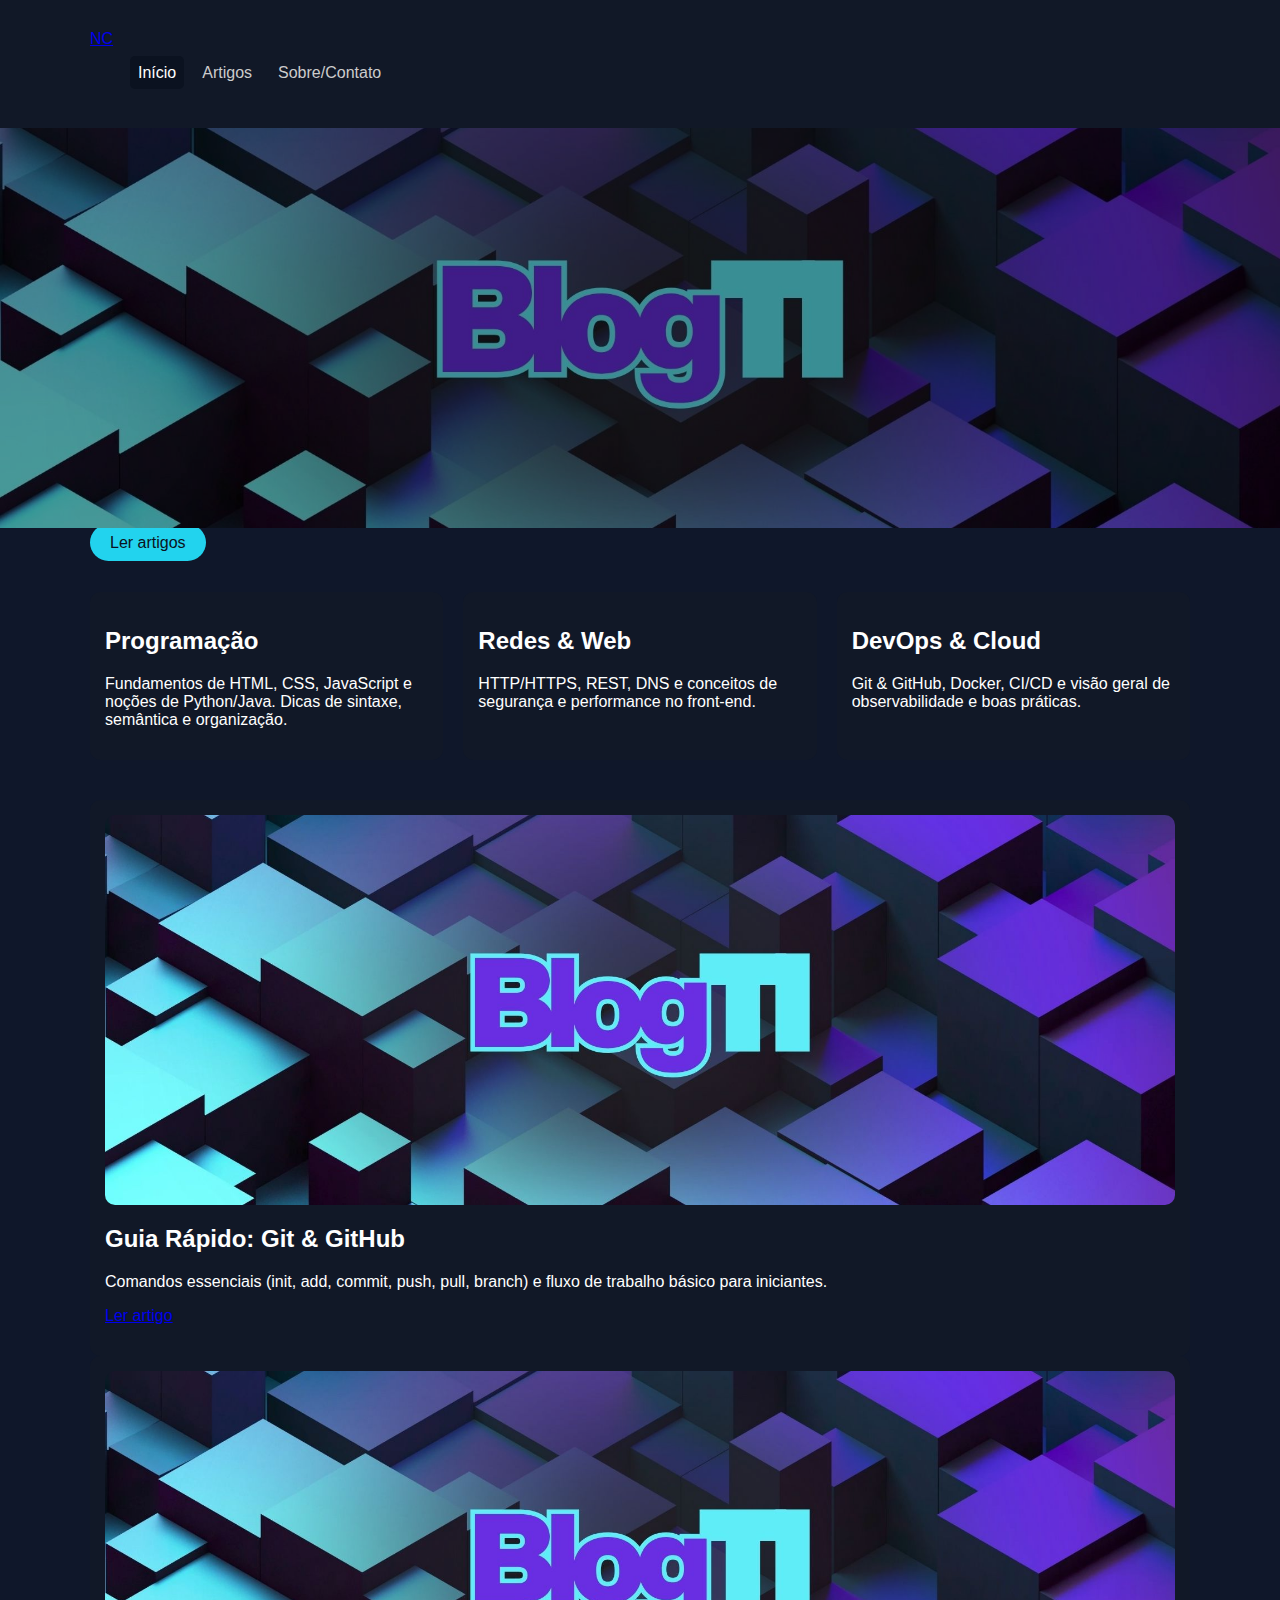
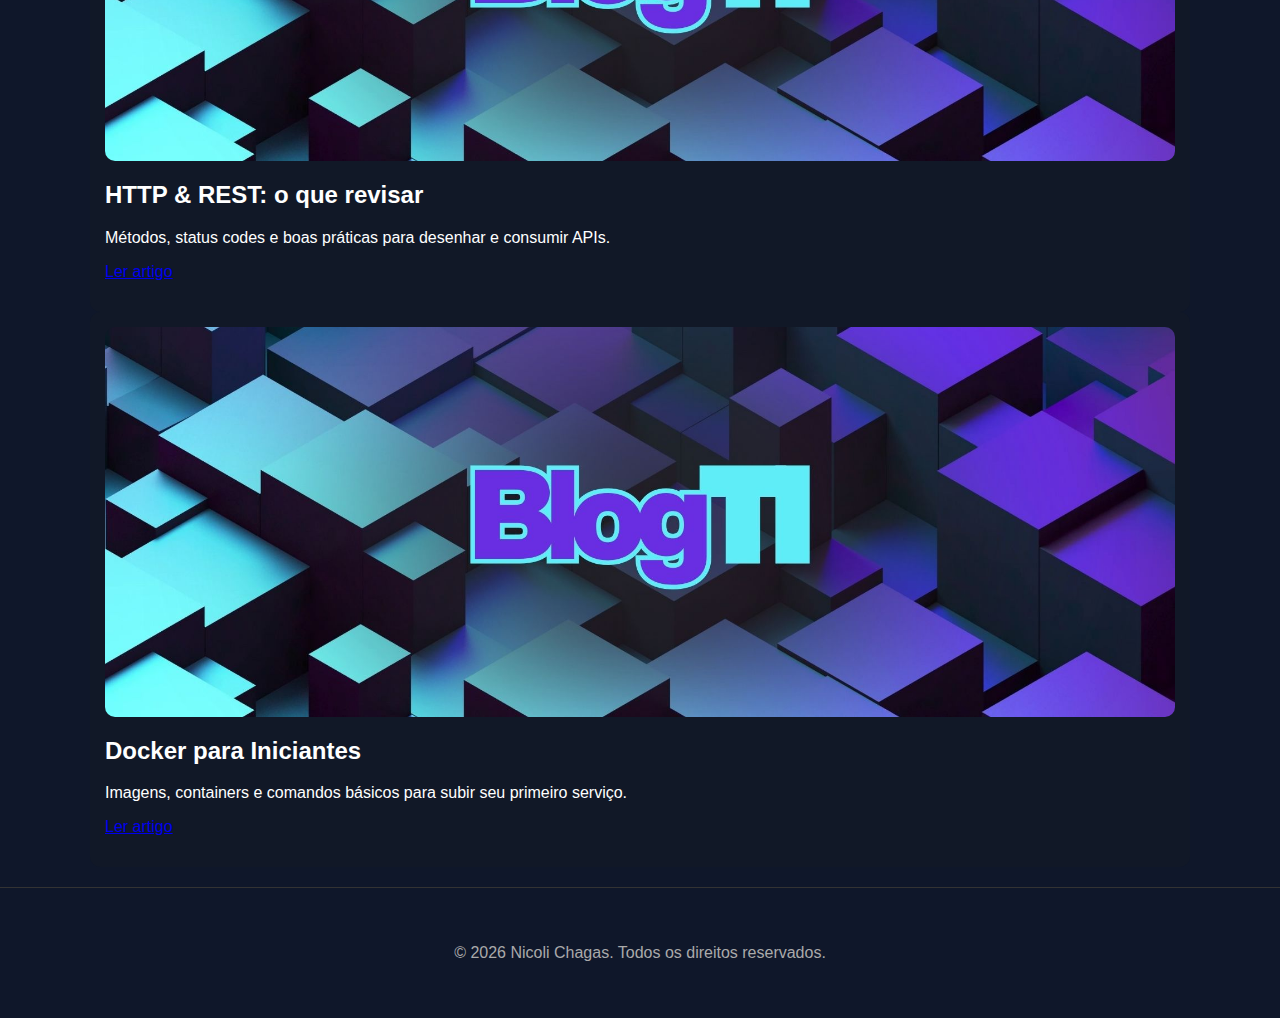
<file: index.html>
<!DOCTYPE html>
<html lang="pt-br">
<head>
  <meta charset="UTF-8" />
  <meta name="viewport" content="width=device-width, initial-scale=1.0" />
  <title>Blog de Estudos de TI | Nicoli Chagas</title>
  <meta name="description" content="Blog de estudos de TI com resumos, artigos e materiais de apoio." />
  <link rel="stylesheet" href="css/style.css" />
</head>
<body>
  <header class="site-header">
    <div class="container header-grid">
      <a class="logo" href="index.html">NC</a>
      <nav>
        <ul class="menu">
          <li><a class="ativo" href="index.html">Início</a></li>
          <li><a href="projetos.html">Artigos</a></li>
          <li><a href="sobre.html">Sobre/Contato</a></li>
        </ul>
      </nav>
    </div>
  </header>

  <main>
    <section class="hero">
      <img class="hero-img" src="img/hero.jpg" alt="Imagem representativa do blog de TI" />
      <div class="hero-text container">
        <h1>Bem-vinda(o) ao <span>Blog de Estudos de TI</span>.</h1>
        <p>Resumos objetivos, mapas mentais e guias práticos sobre programação, redes, DevOps, cloud e boas práticas. Conteúdo direto ao ponto para aprender e revisar.</p>
        <a class="botao" href="projetos.html">Ler artigos</a>
      </div>
    </section>

    <section class="container grid-3" aria-label="Categorias">
      <article class="card">
        <h2>Programação</h2>
        <p>Fundamentos de HTML, CSS, JavaScript e noções de Python/Java. Dicas de sintaxe, semântica e organização.</p>
      </article>
      <article class="card">
        <h2>Redes & Web</h2>
        <p>HTTP/HTTPS, REST, DNS e conceitos de segurança e performance no front-end.</p>
      </article>
      <article class="card">
        <h2>DevOps & Cloud</h2>
        <p>Git & GitHub, Docker, CI/CD e visão geral de observabilidade e boas práticas.</p>
      </article>
    </section>

    <section class="container" aria-label="Posts recentes">
      <div class="cards-grid">
        <article class="card projeto">
          <img src="img/hero.jpg" alt="Capa do artigo sobre Git e GitHub" />
          <div class="card-body">
            <h2>Guia Rápido: Git & GitHub</h2>
            <p>Comandos essenciais (init, add, commit, push, pull, branch) e fluxo de trabalho básico para iniciantes.</p>
            <p><a class="link" href="projetos.html#git">Ler artigo</a></p>
          </div>
        </article>
        <article class="card projeto">
          <img src="img/hero.jpg" alt="Capa do artigo sobre HTTP e REST" />
          <div class="card-body">
            <h2>HTTP & REST: o que revisar</h2>
            <p>Métodos, status codes e boas práticas para desenhar e consumir APIs.</p>
            <p><a class="link" href="projetos.html#http">Ler artigo</a></p>
          </div>
        </article>
        <article class="card projeto">
          <img src="img/hero.jpg" alt="Capa do artigo sobre Docker" />
          <div class="card-body">
            <h2>Docker para Iniciantes</h2>
            <p>Imagens, containers e comandos básicos para subir seu primeiro serviço.</p>
            <p><a class="link" href="projetos.html#docker">Ler artigo</a></p>
          </div>
        </article>
      </div>
    </section>
  </main>

  <footer class="site-footer">
    <div class="container">
      <p>© <span id="ano"></span> Nicoli Chagas. Todos os direitos reservados.</p>
    </div>
  </footer>

  <script>document.getElementById('ano').textContent = new Date().getFullYear();</script>
</body>
</html>
</file>
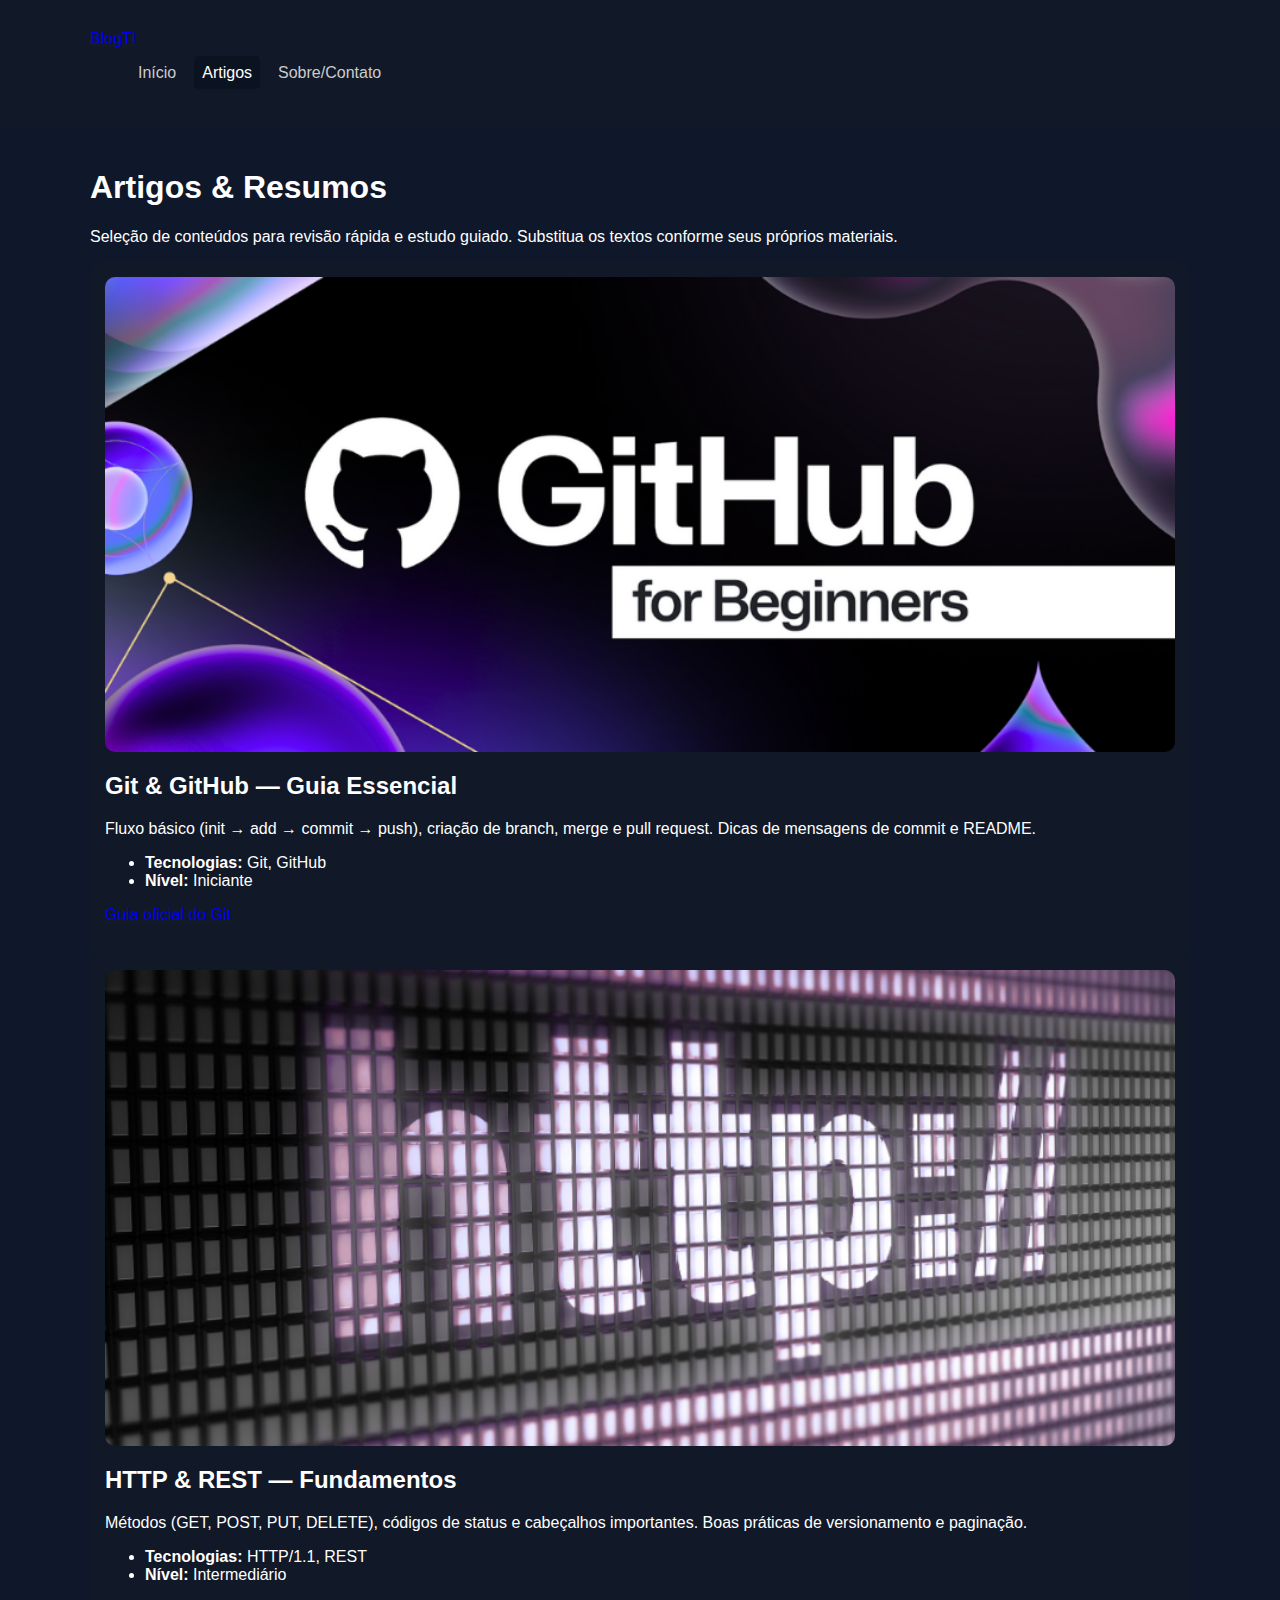
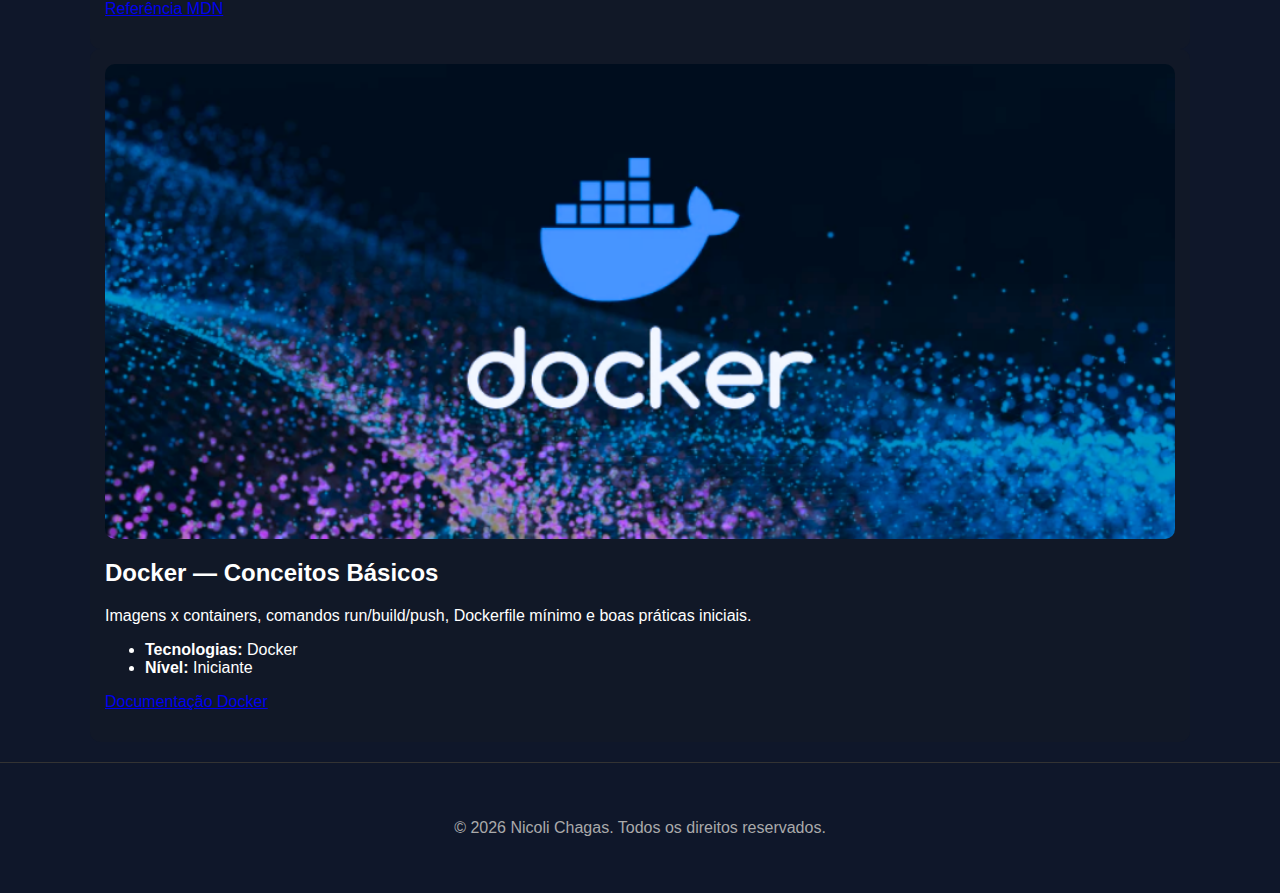
<file: projetos.html>
<!DOCTYPE html>
<html lang="pt-br">
<head>
  <meta charset="UTF-8" />
  <meta name="viewport" content="width=device-width, initial-scale=1.0" />
  <title>Artigos | Blog de Estudos de TI</title>
  <meta name="description" content="Artigos e resumos de TI com links úteis e imagens ilustrativas." />
  <link rel="stylesheet" href="css/style.css" />
</head>
<body>
  <header class="site-header">
    <div class="container header-grid">
      <a class="logo" href="index.html">BlogTI</a>
      <nav>
        <ul class="menu">
          <li><a href="index.html">Início</a></li>
          <li><a class="ativo" href="projetos.html">Artigos</a></li>
          <li><a href="sobre.html">Sobre/Contato</a></li>
        </ul>
      </nav>
    </div>
  </header>

  <main class="container">
    <h1 id="titulo-projetos">Artigos & Resumos</h1>
    <p class="intro">Seleção de conteúdos para revisão rápida e estudo guiado. Substitua os textos conforme seus próprios materiais.</p>

    <section class="cards-grid">
      <article class="card projeto" id="git">
        <img src="img/git.jpg" alt="Imagem de Git e GitHub" />
        <div class="card-body">
          <h2>Git & GitHub — Guia Essencial</h2>
          <p>Fluxo básico (init → add → commit → push), criação de branch, merge e pull request. Dicas de mensagens de commit e README.</p>
          <ul class="meta">
            <li><strong>Tecnologias:</strong> Git, GitHub</li>
            <li><strong>Nível:</strong> Iniciante</li>
          </ul>
          <p><a class="link" href="https://git-scm.com/doc">Guia oficial do Git</a></p>
        </div>
      </article>
      <article class="card projeto" id="http">
        <img src="img/http.jpg" alt="Imagem HTTP e REST" />
        <div class="card-body">
          <h2>HTTP & REST — Fundamentos</h2>
          <p>Métodos (GET, POST, PUT, DELETE), códigos de status e cabeçalhos importantes. Boas práticas de versionamento e paginação.</p>
          <ul class="meta">
            <li><strong>Tecnologias:</strong> HTTP/1.1, REST</li>
            <li><strong>Nível:</strong> Intermediário</li>
          </ul>
          <p><a class="link" href="https://developer.mozilla.org/pt-BR/docs/Web/HTTP">Referência MDN</a></p>
        </div>
      </article>
      <article class="card projeto" id="docker">
        <img src="img/docker.jpg" alt="Imagem Docker" />
        <div class="card-body">
          <h2>Docker — Conceitos Básicos</h2>
          <p>Imagens x containers, comandos run/build/push, Dockerfile mínimo e boas práticas iniciais.</p>
          <ul class="meta">
            <li><strong>Tecnologias:</strong> Docker</li>
            <li><strong>Nível:</strong> Iniciante</li>
          </ul>
          <p><a class="link" href="https://docs.docker.com/">Documentação Docker</a></p>
        </div>
      </article>
    </section>
  </main>

  <footer class="site-footer">
    <div class="container">
      <p>© <span id="ano"></span> Nicoli Chagas. Todos os direitos reservados.</p>
    </div>
  </footer>

  <script>document.getElementById('ano').textContent = new Date().getFullYear();</script>
</body>
</html>
</file>
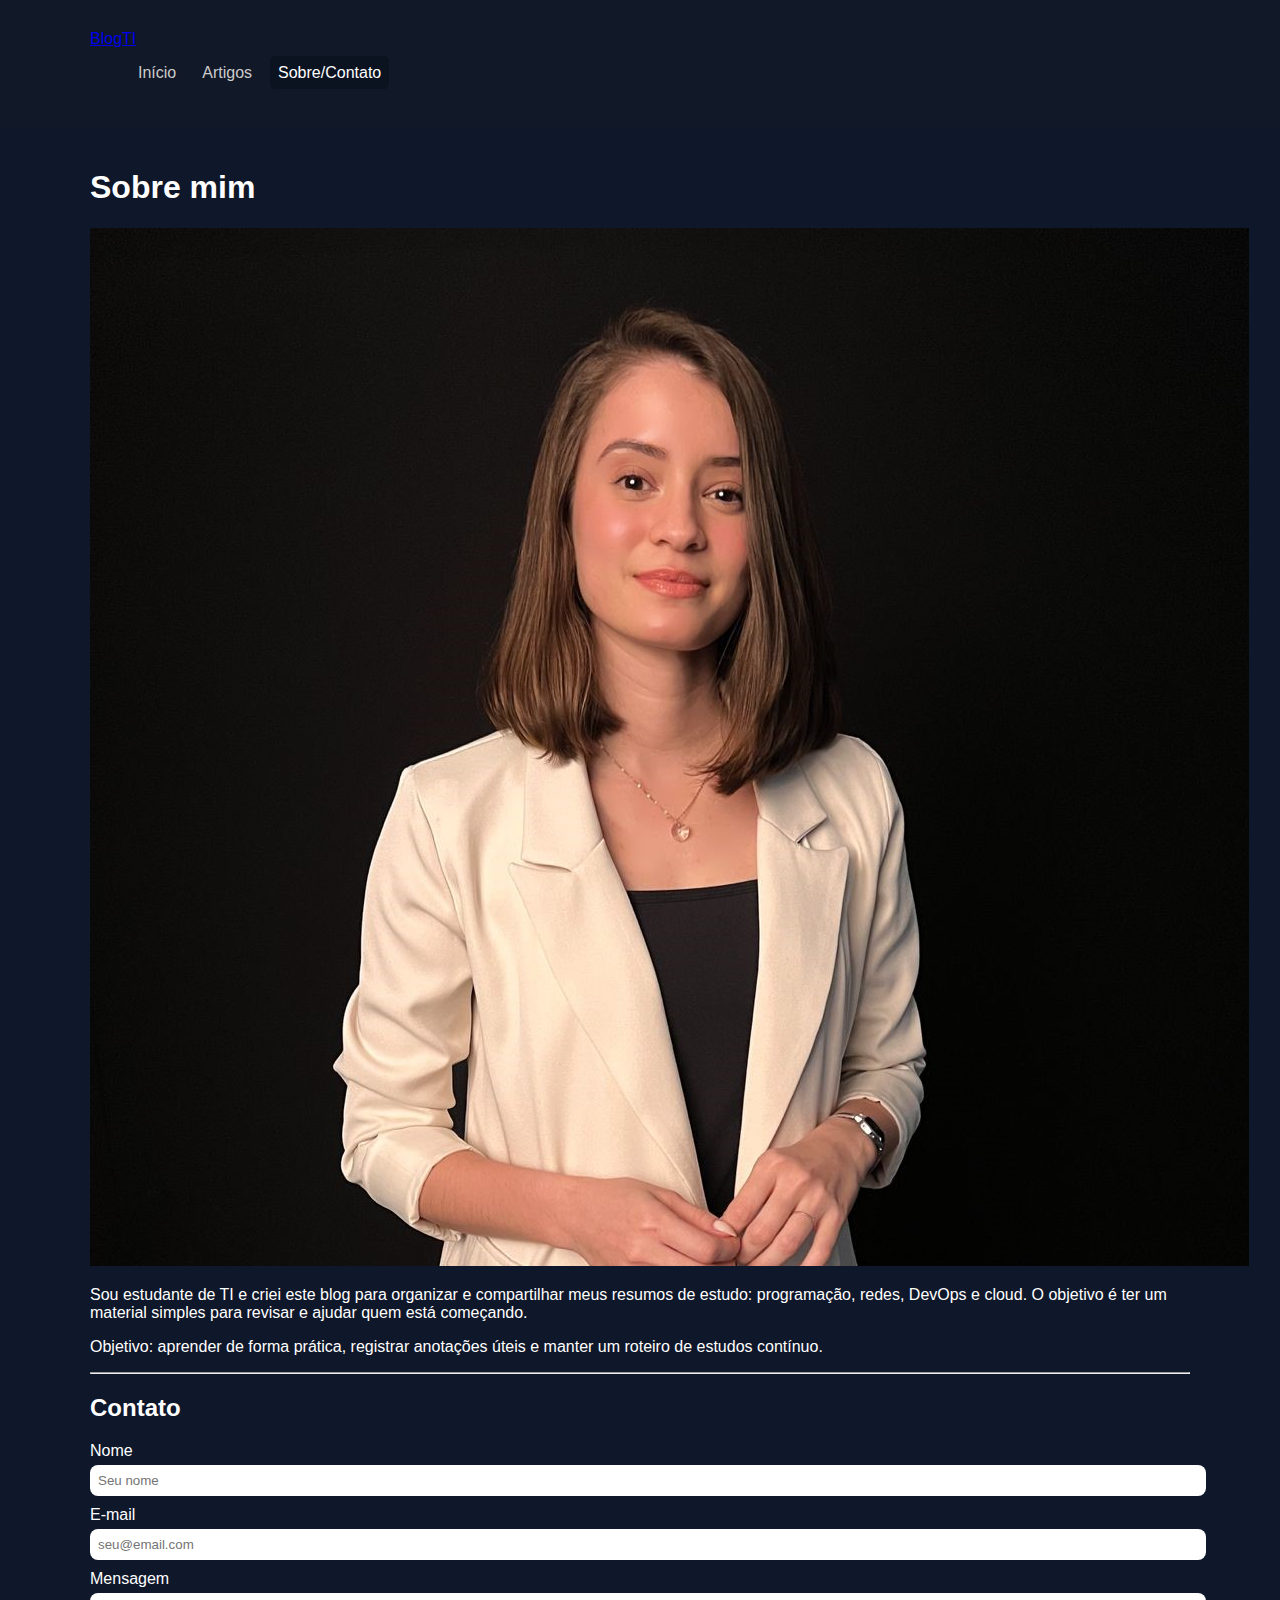
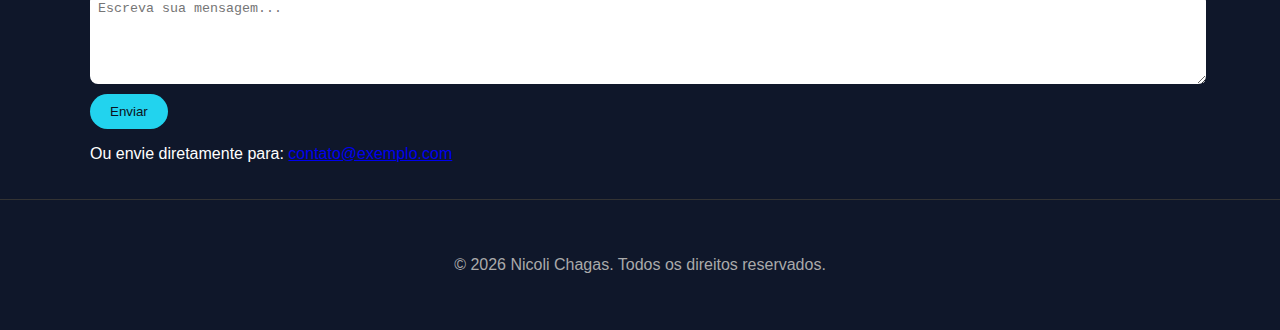
<file: sobre.html>
<!DOCTYPE html>
<html lang="pt-br">
<head>
  <meta charset="UTF-8" />
  <meta name="viewport" content="width=device-width, initial-scale=1.0" />
  <title>Sobre & Contato | Blog de Estudos de TI</title>
  <meta name="description" content="Informações sobre o autor e formulário de contato." />
  <link rel="stylesheet" href="css/style.css" />
</head>
<body>
  <header class="site-header">
    <div class="container header-grid">
      <a class="logo" href="index.html">BlogTI</a>
      <nav>
        <ul class="menu">
          <li><a href="index.html">Início</a></li>
          <li><a href="projetos.html">Artigos</a></li>
          <li><a class="ativo" href="sobre.html">Sobre/Contato</a></li>
        </ul>
      </nav>
    </div>
  </header>

  <main class="container">
    <h1 id="titulo-sobre">Sobre mim</h1>
    <section class="sobre-grid">
      <div>
        <img class="avatar" src="img/avatar.jpg" alt="Foto de perfil da autora" />
      </div>
      <div>
        <p>Sou estudante de TI e criei este blog para organizar e compartilhar meus resumos de estudo: programação, redes, DevOps e cloud. O objetivo é ter um material simples para revisar e ajudar quem está começando.</p>
        <p>Objetivo: aprender de forma prática, registrar anotações úteis e manter um roteiro de estudos contínuo.</p>
      </div>
    </section>
    <hr class="divisor" />
    <section>
      <h2 id="titulo-contato">Contato</h2>
      <form class="form" action="#" method="post">
        <div class="form-group">
          <label for="nome">Nome</label>
          <input id="nome" name="nome" type="text" placeholder="Seu nome" required />
        </div>
        <div class="form-group">
          <label for="email">E-mail</label>
          <input id="email" name="email" type="email" placeholder="seu@email.com" required />
        </div>
        <div class="form-group">
          <label for="mensagem">Mensagem</label>
          <textarea id="mensagem" name="mensagem" rows="5" placeholder="Escreva sua mensagem..." required></textarea>
        </div>
        <button class="botao" type="submit">Enviar</button>
      </form>
      <p class="hint">Ou envie diretamente para: <a class="link" href="mailto:contato@exemplo.com">contato@exemplo.com</a></p>
    </section>
  </main>

  <footer class="site-footer">
    <div class="container">
      <p>© <span id="ano"></span> Nicoli Chagas. Todos os direitos reservados.</p>
    </div>
  </footer>

  <script>document.getElementById('ano').textContent = new Date().getFullYear();</script>
</body>
</html>
</file>
<file: css/style.css>
body {font-family: Arial, sans-serif; background:#0f172a; color:white; margin:0; padding:0;} .container{max-width:1100px;margin:auto;padding:20px;} .site-header{background:#111827;padding:10px;} .menu{list-style:none;display:flex;gap:10px;} .menu a{color:#ccc;text-decoration:none;padding:8px;border-radius:5px;} .menu a:hover,.menu a.ativo{background:#0b1220;color:#fff;} .hero-img{width:100%;max-height:400px;object-fit:cover;filter:brightness(0.6);} .hero-text{margin-top:-150px;padding:20px;} .botao{background:#22d3ee;color:#0b1220;padding:10px 20px;border:none;border-radius:30px;cursor:pointer;text-decoration:none;} .grid-3{display:grid;grid-template-columns:repeat(auto-fit,minmax(250px,1fr));gap:20px;} .card{background:#111827;padding:15px;border-radius:10px;} .site-footer{text-align:center;padding:20px;color:#aaa;border-top:1px solid #333;} .form-group{margin-bottom:10px;display:grid;gap:5px;} input,textarea{width:100%;padding:8px;border-radius:8px;border:none;} button{background:#22d3ee;border:none;color:#0b1220;padding:10px 20px;border-radius:30px;cursor:pointer;} button:hover{background:#7dd3fc;} .cards-grid img { width: 100%; max-width: 1200px; height: auto; display: block; margin: 0 auto; border-radius: 10px; }
</file>
